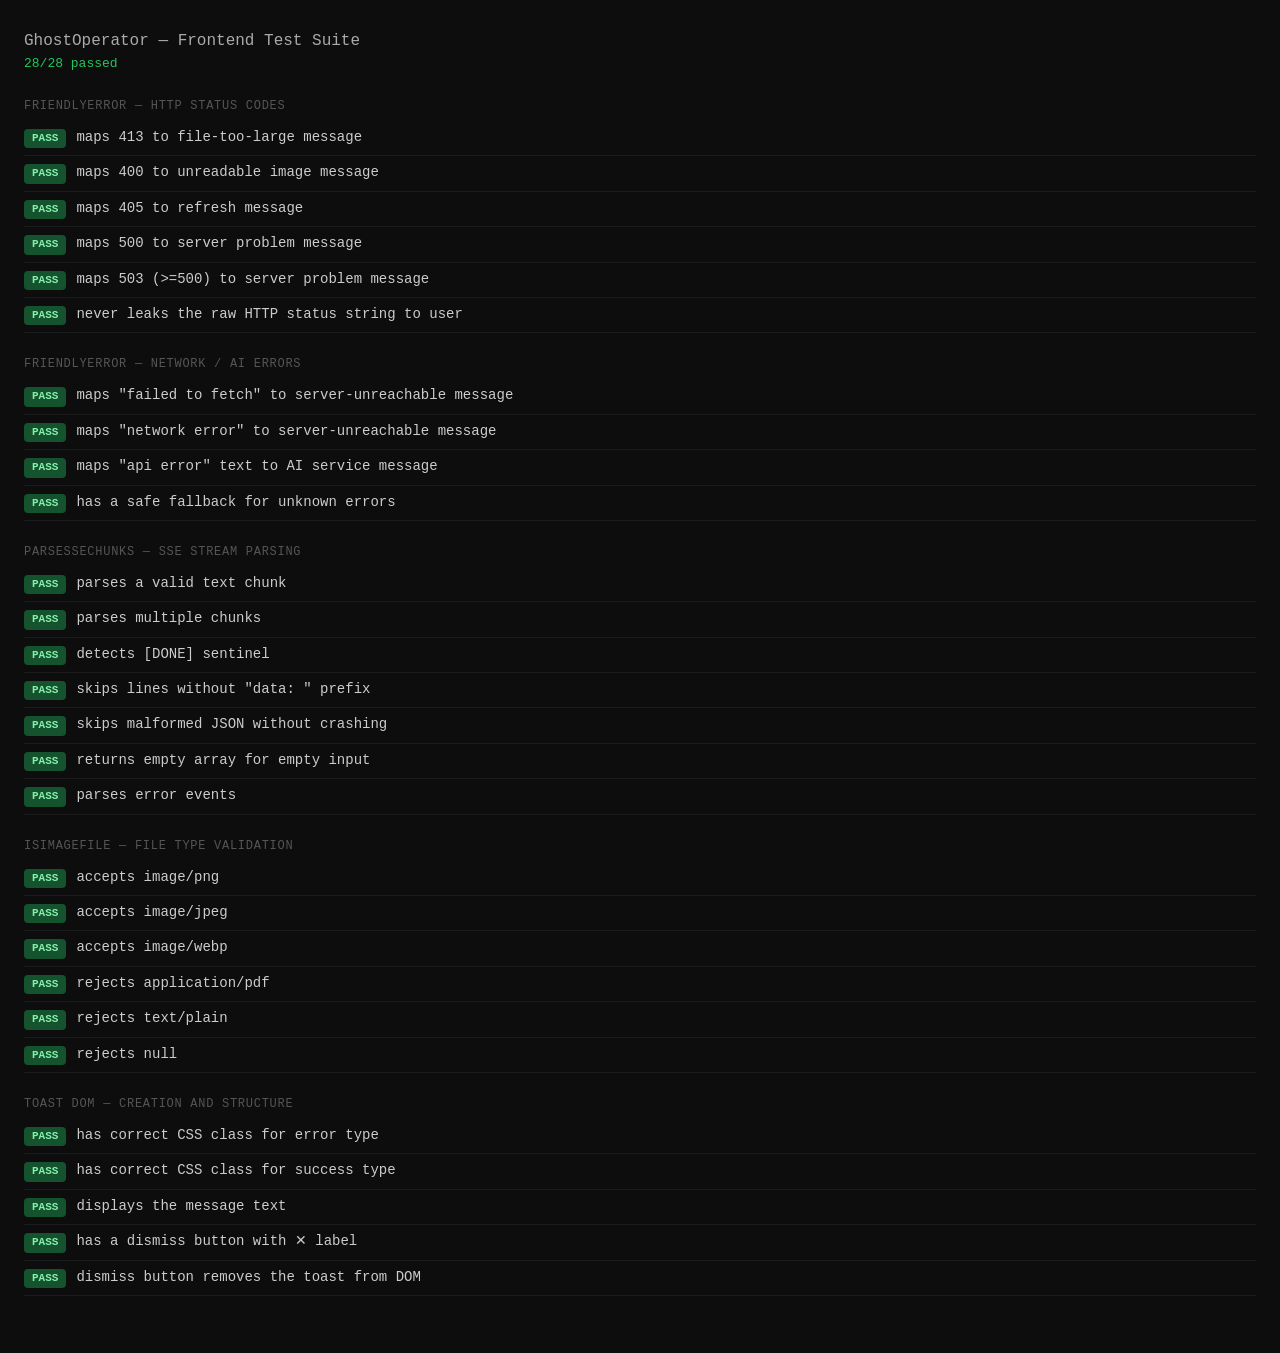
<file: frontend/tests.html>
<!DOCTYPE html>
<html lang="en">
<head>
  <meta charset="UTF-8" />
  <title>GhostOperator — Frontend Tests</title>
  <style>
    *, *::before, *::after { box-sizing: border-box; margin: 0; padding: 0; }
    body {
      background: #0d0d0d;
      color: #e8e8e8;
      font-family: -apple-system, BlinkMacSystemFont, "Segoe UI", monospace;
      font-size: 14px;
      padding: 32px 24px;
    }
    h1 { font-size: 16px; margin-bottom: 6px; color: #aaa; font-weight: 500; }
    #summary { font-size: 13px; color: #555; margin-bottom: 28px; }
    #summary.done-pass { color: #22c55e; }
    #summary.done-fail { color: #ef4444; }
    .suite { margin-bottom: 24px; }
    .suite-name {
      font-size: 12px;
      text-transform: uppercase;
      letter-spacing: 0.06em;
      color: #555;
      margin-bottom: 8px;
    }
    .test {
      display: flex;
      align-items: flex-start;
      gap: 10px;
      padding: 7px 0;
      border-bottom: 1px solid #1a1a1a;
      line-height: 1.4;
    }
    .badge {
      flex-shrink: 0;
      font-size: 11px;
      font-weight: 600;
      padding: 2px 8px;
      border-radius: 4px;
      margin-top: 1px;
    }
    .pass .badge  { background: #14532d; color: #86efac; }
    .fail .badge  { background: #450a0a; color: #fca5a5; }
    .test-name    { flex: 1; color: #ccc; }
    .test-detail  { font-size: 12px; color: #ef4444; margin-top: 4px; }

    /* Hidden DOM fixtures app.js needs */
    #fixtures { display: none; }
  </style>
</head>
<body>

<h1>GhostOperator — Frontend Test Suite</h1>
<div id="summary">Running…</div>

<div id="results"></div>

<!-- Minimal DOM fixtures required by app.js -->
<div id="fixtures">
  <input type="file" id="file-input" />
  <div id="drop-zone">
    <div id="upload-hint"></div>
    <div id="image-holder">
      <img id="preview" />
      <div id="image-meta">
        <span id="file-name"></span>
        <button id="remove-btn"></button>
      </div>
    </div>
    <button id="browse-btn"></button>
  </div>
  <button id="generate-btn" disabled></button>
  <button id="clear-btn"></button>
  <section id="output-section">
    <div id="reply-box"></div>
    <button id="copy-btn" disabled></button>
  </section>
  <div id="toast-container"></div>
</div>

<script>
// ─────────────────────────────────────────────────────────────────────────────
// Minimal test runner
// ─────────────────────────────────────────────────────────────────────────────

const suites   = [];
let currentSuite = null;

function describe(name, fn) {
  currentSuite = { name, tests: [] };
  suites.push(currentSuite);
  fn();
  currentSuite = null;
}

function it(name, fn) {
  currentSuite.tests.push({ name, fn });
}

function expect(actual) {
  return {
    toBe(expected) {
      if (actual !== expected)
        throw new Error(`Expected ${JSON.stringify(expected)}, got ${JSON.stringify(actual)}`);
    },
    toContain(str) {
      if (!String(actual).includes(str))
        throw new Error(`Expected "${actual}" to contain "${str}"`);
    },
    toNotContain(str) {
      if (String(actual).includes(str))
        throw new Error(`Expected "${actual}" NOT to contain "${str}"`);
    },
    toBeTruthy() {
      if (!actual) throw new Error(`Expected truthy, got ${JSON.stringify(actual)}`);
    },
    toBeFalsy() {
      if (actual) throw new Error(`Expected falsy, got ${JSON.stringify(actual)}`);
    },
    toEqual(expected) {
      if (JSON.stringify(actual) !== JSON.stringify(expected))
        throw new Error(`Expected ${JSON.stringify(expected)}, got ${JSON.stringify(actual)}`);
    },
  };
}

// ─────────────────────────────────────────────────────────────────────────────
// Pure helpers under test (copied from app.js so tests are self-contained)
// ─────────────────────────────────────────────────────────────────────────────

function friendlyError(raw, status) {
  if (!navigator.onLine)
    return "You're offline — check your connection.";
  if (status === 413)
    return "Image is too large. Try a smaller screenshot (max 20 MB).";
  if (status === 400)
    return "Couldn't read that image. Try saving it as PNG and uploading again.";
  if (status === 405)
    return "Unexpected request. Please refresh the page.";
  if (status >= 500)
    return "Server ran into a problem. Try again in a moment.";

  const msg = typeof raw === 'string' ? raw.toLowerCase() : '';
  if (msg.includes('api error'))
    return "The AI service hit an issue. Try again shortly.";
  if (msg.includes('fetch') || msg.includes('network') || msg.includes('failed to fetch'))
    return "Can't reach the server. Is GhostOperator still running?";
  return "Something went wrong — please try again.";
}

function parseSSEChunks(rawText) {
  const results = [];
  for (const line of rawText.split('\n')) {
    const trimmed = line.trim();
    if (!trimmed.startsWith('data: ')) continue;
    const data = trimmed.slice(6).trim();
    if (data === '[DONE]') { results.push({ done: true }); continue; }
    try {
      results.push(JSON.parse(data));
    } catch {
      // skip malformed
    }
  }
  return results;
}

function isImageFile(file) {
  return file && file.type.startsWith('image/');
}

// ─────────────────────────────────────────────────────────────────────────────
// Test definitions
// ─────────────────────────────────────────────────────────────────────────────

describe('friendlyError — HTTP status codes', () => {
  it('maps 413 to file-too-large message', () => {
    expect(friendlyError('body too large', 413)).toContain('too large');
  });
  it('maps 400 to unreadable image message', () => {
    expect(friendlyError('bad request', 400)).toContain("Couldn't read");
  });
  it('maps 405 to refresh message', () => {
    expect(friendlyError('method not allowed', 405)).toContain('refresh');
  });
  it('maps 500 to server problem message', () => {
    expect(friendlyError('internal error', 500)).toContain('Server ran into');
  });
  it('maps 503 (>=500) to server problem message', () => {
    expect(friendlyError('service unavailable', 503)).toContain('Server ran into');
  });
  it('never leaks the raw HTTP status string to user', () => {
    expect(friendlyError('internal error', 500)).toNotContain('500');
  });
});

describe('friendlyError — network / AI errors', () => {
  it('maps "failed to fetch" to server-unreachable message', () => {
    expect(friendlyError('Failed to fetch')).toContain("Can't reach");
  });
  it('maps "network error" to server-unreachable message', () => {
    expect(friendlyError('network error')).toContain("Can't reach");
  });
  it('maps "api error" text to AI service message', () => {
    expect(friendlyError('API error 429: quota exceeded')).toContain('AI service');
  });
  it('has a safe fallback for unknown errors', () => {
    const msg = friendlyError('something totally unknown');
    expect(msg).toBeTruthy();
    expect(msg).toNotContain('unknown'); // fallback should not echo the raw message
  });
});

describe('parseSSEChunks — SSE stream parsing', () => {
  it('parses a valid text chunk', () => {
    const chunks = parseSSEChunks('data: {"text":"hello"}\n');
    expect(chunks.length).toBe(1);
    expect(chunks[0].text).toBe('hello');
  });

  it('parses multiple chunks', () => {
    const raw = 'data: {"text":"A"}\ndata: {"text":"B"}\ndata: {"text":"C"}\n';
    const chunks = parseSSEChunks(raw);
    expect(chunks.length).toBe(3);
    expect(chunks.map(c => c.text).join('')).toBe('ABC');
  });

  it('detects [DONE] sentinel', () => {
    const chunks = parseSSEChunks('data: {"text":"hi"}\ndata: [DONE]\n');
    expect(chunks[chunks.length - 1].done).toBe(true);
  });

  it('skips lines without "data: " prefix', () => {
    const chunks = parseSSEChunks('event: ping\n: comment\ndata: {"text":"ok"}\n');
    expect(chunks.length).toBe(1);
    expect(chunks[0].text).toBe('ok');
  });

  it('skips malformed JSON without crashing', () => {
    const chunks = parseSSEChunks('data: {broken json}\ndata: {"text":"fine"}\n');
    expect(chunks.length).toBe(1);
    expect(chunks[0].text).toBe('fine');
  });

  it('returns empty array for empty input', () => {
    expect(parseSSEChunks('').length).toBe(0);
  });

  it('parses error events', () => {
    const chunks = parseSSEChunks('data: {"error":"something went wrong"}\n');
    expect(chunks[0].error).toBe('something went wrong');
  });
});

describe('isImageFile — file type validation', () => {
  it('accepts image/png', () => {
    expect(isImageFile({ type: 'image/png' })).toBeTruthy();
  });
  it('accepts image/jpeg', () => {
    expect(isImageFile({ type: 'image/jpeg' })).toBeTruthy();
  });
  it('accepts image/webp', () => {
    expect(isImageFile({ type: 'image/webp' })).toBeTruthy();
  });
  it('rejects application/pdf', () => {
    expect(isImageFile({ type: 'application/pdf' })).toBeFalsy();
  });
  it('rejects text/plain', () => {
    expect(isImageFile({ type: 'text/plain' })).toBeFalsy();
  });
  it('rejects null', () => {
    expect(isImageFile(null)).toBeFalsy();
  });
});

describe('Toast DOM — creation and structure', () => {
  function createToastEl(message, type = 'error') {
    const el = document.createElement('div');
    el.className = `toast toast-${type}`;
    const text = document.createElement('span');
    text.textContent = message;
    const close = document.createElement('button');
    close.className = 'toast-close';
    close.textContent = '✕';
    el.appendChild(text);
    el.appendChild(close);
    return el;
  }

  it('has correct CSS class for error type', () => {
    const el = createToastEl('oops', 'error');
    expect(el.classList.contains('toast-error')).toBeTruthy();
  });

  it('has correct CSS class for success type', () => {
    const el = createToastEl('done', 'success');
    expect(el.classList.contains('toast-success')).toBeTruthy();
  });

  it('displays the message text', () => {
    const el = createToastEl('Something went wrong');
    expect(el.querySelector('span').textContent).toBe('Something went wrong');
  });

  it('has a dismiss button with ✕ label', () => {
    const el = createToastEl('msg');
    const btn = el.querySelector('.toast-close');
    expect(btn).toBeTruthy();
    expect(btn.textContent).toBe('✕');
  });

  it('dismiss button removes the toast from DOM', () => {
    const container = document.createElement('div');
    const el = createToastEl('bye');
    container.appendChild(el);
    // Simulate dismiss
    el.remove();
    expect(container.children.length).toBe(0);
  });
});

// ─────────────────────────────────────────────────────────────────────────────
// Run and render results
// ─────────────────────────────────────────────────────────────────────────────

let passed = 0, failed = 0;
const resultsEl = document.getElementById('results');

for (const suite of suites) {
  const suiteEl = document.createElement('div');
  suiteEl.className = 'suite';
  const nameEl = document.createElement('div');
  nameEl.className = 'suite-name';
  nameEl.textContent = suite.name;
  suiteEl.appendChild(nameEl);

  for (const test of suite.tests) {
    let error = null;
    try { test.fn(); } catch (e) { error = e; }

    const ok = !error;
    if (ok) passed++; else failed++;

    const row = document.createElement('div');
    row.className = `test ${ok ? 'pass' : 'fail'}`;

    const badge = document.createElement('span');
    badge.className = 'badge';
    badge.textContent = ok ? 'PASS' : 'FAIL';

    const nameSpan = document.createElement('span');
    nameSpan.className = 'test-name';
    nameSpan.textContent = test.name;

    const inner = document.createElement('div');
    inner.style.flex = '1';
    inner.appendChild(nameSpan);
    if (error) {
      const detail = document.createElement('div');
      detail.className = 'test-detail';
      detail.textContent = error.message;
      inner.appendChild(detail);
    }

    row.appendChild(badge);
    row.appendChild(inner);
    suiteEl.appendChild(row);
  }

  resultsEl.appendChild(suiteEl);
}

const summary = document.getElementById('summary');
const total = passed + failed;
summary.textContent = `${passed}/${total} passed${failed > 0 ? ` · ${failed} failed` : ''}`;
summary.className = failed === 0 ? 'done-pass' : 'done-fail';
</script>
</body>
</html>
</file>
